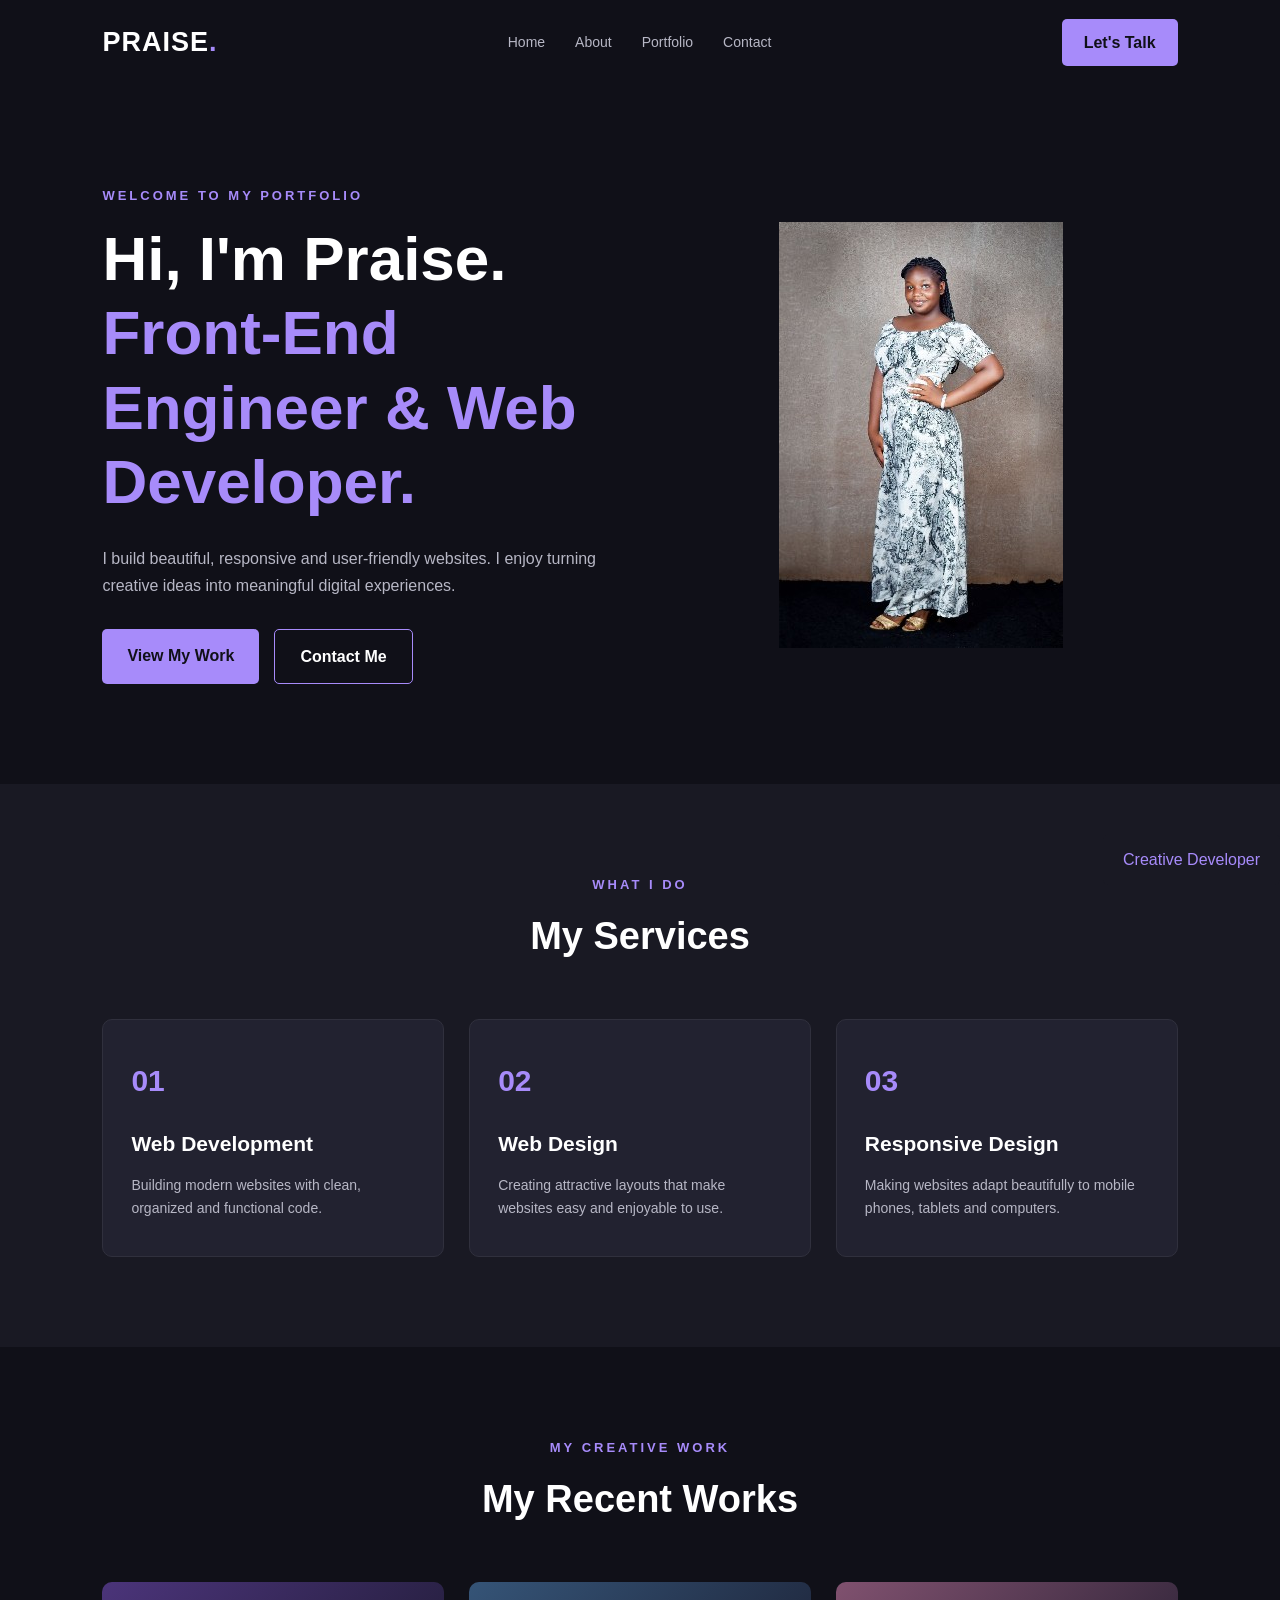
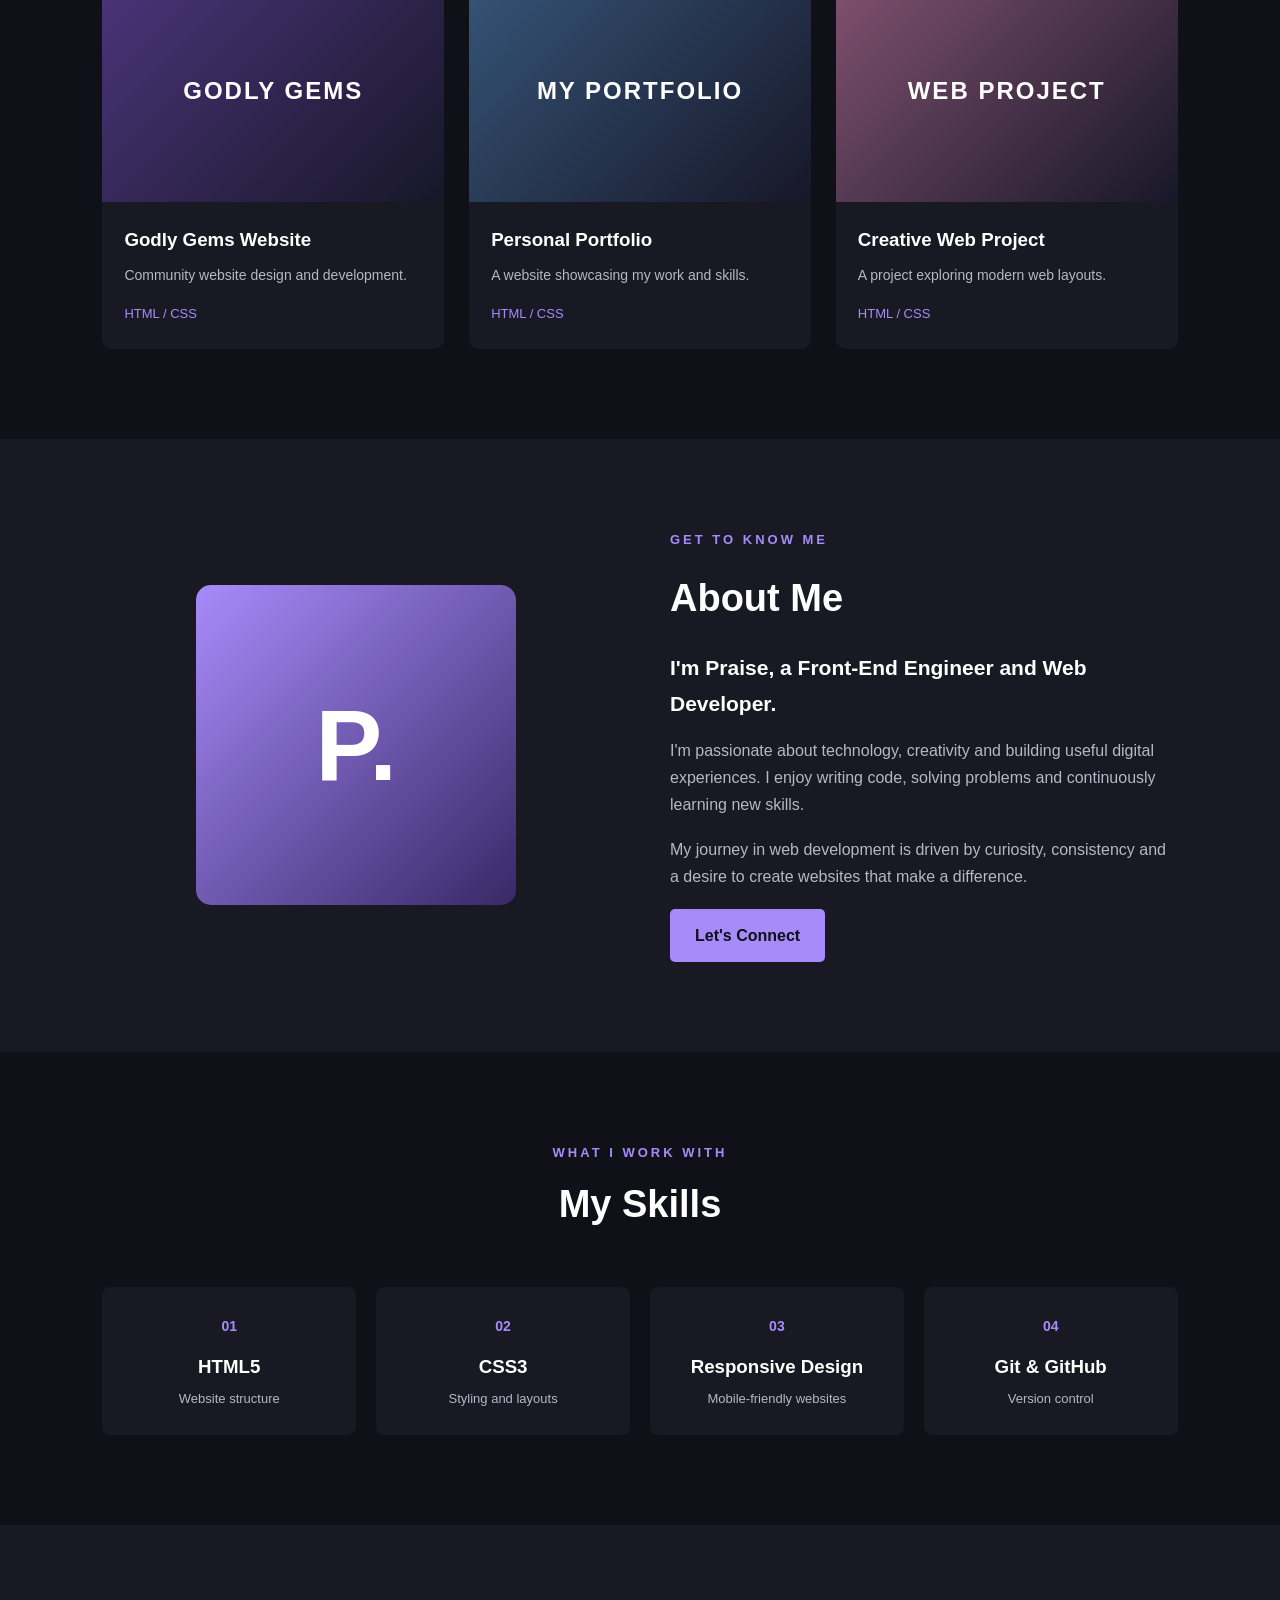
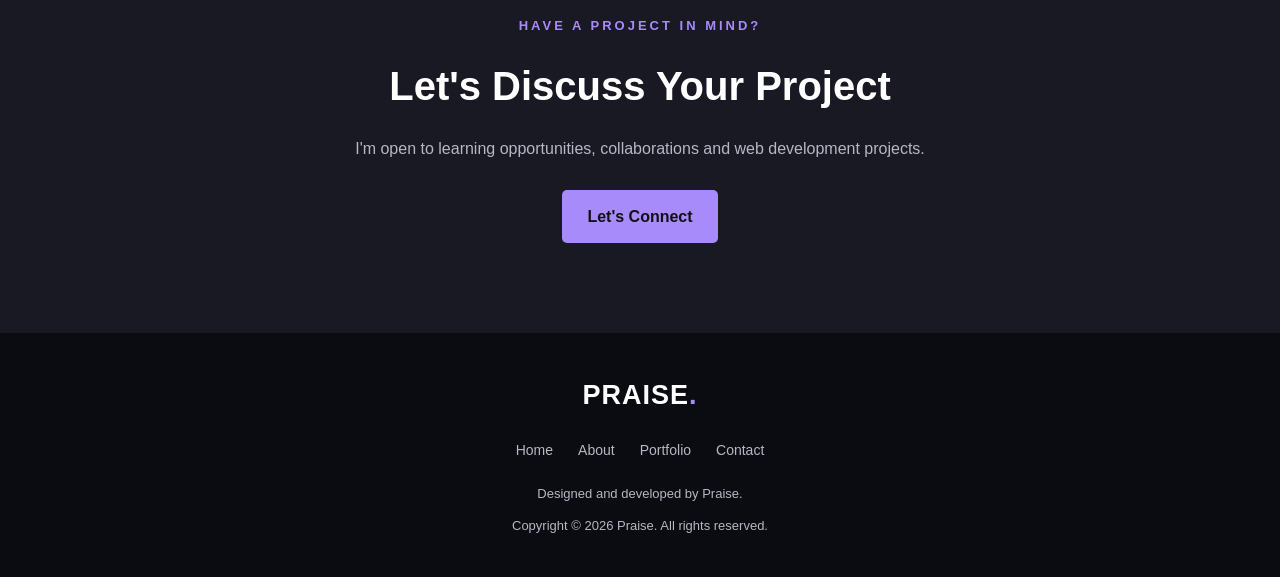
<file: index.html>
<!DOCTYPE html>
<html lang="en">
<head>
    <meta charset="UTF-8">
    <meta name="viewport" content="width=device-width, initial-scale=1.0">
    <meta name="description" content="Praise - Front-End Engineer and Web Developer">
    <title>Praise | Front-End Engineer</title>
    <link rel="stylesheet" href="style.css">
</head>

<body>

    <!-- HEADER -->
    <header class="header" id="home">
        <a href="#home" class="logo">PRAISE<span>.</span></a>

        <nav class="navbar">
            <a href="#home">Home</a>
            <a href="#about">About</a>
            <a href="#portfolio">Portfolio</a>
            <a href="#contact">Contact</a>
        </nav>

        <a href="#contact" class="header-button">Let's Talk</a>
    </header>


    <!-- HERO SECTION -->
    <main>

        <section class="hero">
            <div class="hero-content">
                <p class="hero-subtitle">WELCOME TO MY PORTFOLIO</p>

                <h1>
                    Hi, I'm Praise.
                    <span>Front-End Engineer & Web Developer.</span>
                </h1>

                <p class="hero-text">
                    I build beautiful, responsive and user-friendly
                    websites. I enjoy turning creative ideas into
                    meaningful digital experiences.
                </p>

                <div class="hero-buttons">
                    <a href="#portfolio" class="button">View My Work</a>
                    <a href="#contact" class="outline-button">Contact Me</a>
                </div>
            </div>

            <div class="hero-visual">
                <img src="images/123581.jpg" alt="praise">
                </div>
                <div class="floating-text">Creative Developer</div>
            </div>
        </section>


        <!-- SERVICES -->
        <section class="services section" id="services">

            <div class="section-heading">
                <p>WHAT I DO</p>
                <h2>My Services</h2>
            </div>

            <div class="services-grid">

                <article class="service-card">
                    <div class="service-number">01</div>
                    <h3>Web Development</h3>
                    <p>
                        Building modern websites with clean,
                        organized and functional code.
                    </p>
                </article>

                <article class="service-card">
                    <div class="service-number">02</div>
                    <h3>Web Design</h3>
                    <p>
                        Creating attractive layouts that make
                        websites easy and enjoyable to use.
                    </p>
                </article>

                <article class="service-card">
                    <div class="service-number">03</div>
                    <h3>Responsive Design</h3>
                    <p>
                        Making websites adapt beautifully to
                        mobile phones, tablets and computers.
                    </p>
                </article>

            </div>
        </section>


        <!-- PORTFOLIO -->
        <section class="portfolio section" id="portfolio">

            <div class="section-heading">
                <p>MY CREATIVE WORK</p>
                <h2>My Recent Works</h2>
            </div>

            <div class="portfolio-grid">

                <article class="portfolio-card">
                    <div class="project-preview preview-one">
                        <span>GODLY GEMS</span>
                    </div>

                    <div class="project-details">
                        <h3>Godly Gems Website</h3>
                        <p>Community website design and development.</p>
                        <span>HTML / CSS</span>
                    </div>
                </article>

                <article class="portfolio-card">
                    <div class="project-preview preview-two">
                        <span>MY PORTFOLIO</span>
                    </div>

                    <div class="project-details">
                        <h3>Personal Portfolio</h3>
                        <p>A website showcasing my work and skills.</p>
                        <span>HTML / CSS</span>
                    </div>
                </article>

                <article class="portfolio-card">
                    <div class="project-preview preview-three">
                        <span>WEB PROJECT</span>
                    </div>

                    <div class="project-details">
                        <h3>Creative Web Project</h3>
                        <p>A project exploring modern web layouts.</p>
                        <span>HTML / CSS</span>
                    </div>
                </article>

            </div>
        </section>


        <!-- ABOUT -->
        <section class="about section" id="about">

            <div class="about-image">
                <div class="about-placeholder">P.</div>
            </div>

            <div class="about-content">
                <p class="section-label">GET TO KNOW ME</p>
                <h2>About Me</h2>

                <h3>
                    I'm Praise, a Front-End Engineer
                    and Web Developer.
                </h3>

                <p>
                    I'm passionate about technology, creativity
                    and building useful digital experiences.
                    I enjoy writing code, solving problems and
                    continuously learning new skills.
                </p>

                <p>
                    My journey in web development is driven by
                    curiosity, consistency and a desire to create
                    websites that make a difference.
                </p>

                <a href="#contact" class="button">Let's Connect</a>
            </div>
        </section>


        <!-- SKILLS -->
        <section class="skills section">

            <div class="section-heading">
                <p>WHAT I WORK WITH</p>
                <h2>My Skills</h2>
            </div>

            <div class="skills-grid">
                <div class="skill-card">
                    <span>01</span>
                    <h3>HTML5</h3>
                    <p>Website structure</p>
                </div>

                <div class="skill-card">
                    <span>02</span>
                    <h3>CSS3</h3>
                    <p>Styling and layouts</p>
                </div>

                <div class="skill-card">
                    <span>03</span>
                    <h3>Responsive Design</h3>
                    <p>Mobile-friendly websites</p>
                </div>

                <div class="skill-card">
                    <span>04</span>
                    <h3>Git & GitHub</h3>
                    <p>Version control</p>
                </div>
            </div>
        </section>


        <!-- CONTACT -->
        <section class="contact section" id="contact">

            <div class="contact-content">
                <p class="section-label">HAVE A PROJECT IN MIND?</p>

                <h2>Let's Discuss Your Project</h2>

                <p>
                    I'm open to learning opportunities,
                    collaborations and web development projects.
                </p>

                <a href="mailto:your-email@example.com" class="button">
                    Let's Connect
                </a>
            </div>
        </section>

    </main>


    <!-- FOOTER -->
    <footer class="footer">

        <a href="#home" class="logo">PRAISE<span>.</span></a>

        <nav class="footer-nav">
            <a href="#home">Home</a>
            <a href="#about">About</a>
            <a href="#portfolio">Portfolio</a>
            <a href="#contact">Contact</a>
        </nav>

        <p>Designed and developed by Praise.</p>
        <p class="copyright">Copyright &copy; 2026 Praise. All rights reserved.</p>

    </footer>

</body>
</html>
</file>
<file: style.css>
* {
    margin: 0;
    padding: 0;
    box-sizing: border-box;
}

html {
    scroll-behavior: smooth;
    scroll-padding-top: 90px;
}

body {
    font-family: Arial, Helvetica, sans-serif;
    background: #101018;
    color: #ffffff;
    line-height: 1.7;
    overflow-x: hidden;
}

a {
    text-decoration: none;
    color: inherit;
}

ul {
    list-style: none;
}

:root {
    --background: #101018;
    --surface: #191923;
    --accent: #a78bfa;
    --text: #ffffff;
    --muted: #b7b7c5;
}


/* =========================
   HEADER
========================= */

.header {
    width: 100%;
    min-height: 85px;
    padding: 15px 8%;
    background: var(--background);
    display: flex;
    justify-content: space-between;
    align-items: center;
    gap: 25px;
}

.logo {
    font-size: 27px;
    font-weight: 800;
    letter-spacing: 1px;
}

.logo span {
    color: var(--accent);
}

.navbar {
    display: flex;
    align-items: center;
    gap: 30px;
    flex-wrap: wrap;
}

.navbar a {
    font-size: 14px;
    color: var(--muted);
    transition: 0.3s;
}

.navbar a:hover {
    color: var(--accent);
}

.header-button {
    padding: 10px 22px;
    background: var(--accent);
    color: #101018;
    border-radius: 5px;
    font-weight: bold;
}


/* =========================
   HERO SECTION
========================= */

.hero {
    width: 100%;
    min-height: 600px;
    padding: 100px 8%;
    display: flex;
    align-items: center;
    justify-content: space-between;
    gap: 50px;
}


.hero-content {
    flex: 1;
    min-width: 0;
}

.hero-subtitle,
.section-label {
    color: var(--accent);
    font-size: 13px;
    font-weight: bold;
    letter-spacing: 3px;
    margin-bottom: 15px;
}

.hero-content h1 {
    font-size: clamp(36px, 5vw, 62px);
    line-height: 1.2;
    margin-bottom: 25px;
}

.hero-content h1 span {
    display: block;
    color: var(--accent);
}

.hero-text {
    color: var(--muted);
    max-width: 500px;
    margin-bottom: 30px;
}

.hero-buttons {
    display: flex;
    flex-wrap: wrap;
    gap: 15px;
}

.button,
.outline-button {
    display: inline-block;
    padding: 13px 25px;
    border-radius: 5px;
    font-weight: bold;
    transition: 0.3s;
}

.button {
    background: var(--accent);
    color: #101018;
}

.outline-button {
    border: 1px solid var(--accent);
    color: white;
}

.button:hover,
.outline-button:hover {
    transform: translateY(-4px);
}

.hero-visual {
    flex: 1;
    min-width: 0;
    display: flex;
    align-items: center;
    justify-content: center;
    position: relative;
}

.hero-circle {
    width: min(350px, 100%);
    aspect-ratio: 1;
    border-radius: 50%;
    background: linear-gradient(135deg, #a78bfa, #3a2867);
    display: flex;
    align-items: center;
    justify-content: center;
    font-size: 120px;
    font-weight: bold;
}

.floating-text {
    position: absolute;
    bottom: 15px;
    right: 0;
    background: var(--surface);
    padding: 12px 20px;
    border-radius: 5px;
    color: var(--accent);
}


/* =========================
   GENERAL SECTIONS
========================= */

.section {
    padding: 90px 8%;
}

.section-heading {
    text-align: center;
    margin-bottom: 50px;
}

.section-heading p {
    color: var(--accent);
    font-size: 13px;
    letter-spacing: 3px;
    font-weight: bold;
}

.section-heading h2 {
    font-size: 38px;
    margin-top: 8px;
}


/* =========================
   SERVICES
========================= */

.services {
    background: var(--surface);
}

.services-grid {
    display: grid;
    grid-template-columns: repeat(3, minmax(0, 1fr));
    gap: 25px;
}

.service-card {
    padding: 35px 28px;
    background: #222230;
    border-radius: 10px;
    border: 1px solid #30303d;
    transition: 0.3s;
}

.service-card:hover {
    transform: translateY(-7px);
    border-color: var(--accent);
}

.service-number {
    font-size: 30px;
    font-weight: bold;
    color: var(--accent);
    margin-bottom: 20px;
}

.service-card h3 {
    font-size: 21px;
    margin-bottom: 12px;
}

.service-card p {
    color: var(--muted);
    font-size: 14px;
}


/* =========================
   PORTFOLIO
========================= */

.portfolio-grid {
    display: grid;
    grid-template-columns: repeat(3, minmax(0, 1fr));
    gap: 25px;
}

.portfolio-card {
    background: var(--surface);
    border-radius: 10px;
    overflow: hidden;
    transition: 0.3s;
}

.portfolio-card:hover {
    transform: translateY(-6px);
}

.project-preview {
    min-height: 220px;
    display: flex;
    justify-content: center;
    align-items: center;
    font-size: 24px;
    font-weight: bold;
    letter-spacing: 2px;
    color: white;
}

.preview-one {
    background: linear-gradient(135deg, #4b347a, #171728);
}

.preview-two {
    background: linear-gradient(135deg, #355477, #171728);
}

.preview-three {
    background: linear-gradient(135deg, #80516f, #171728);
}

.project-details {
    padding: 22px;
}

.project-details h3 {
    margin-bottom: 8px;
}

.project-details p {
    color: var(--muted);
    font-size: 14px;
    margin-bottom: 12px;
}

.project-details span {
    color: var(--accent);
    font-size: 13px;
}


/* =========================
   ABOUT
========================= */

.about {
    background: var(--surface);
    display: flex;
    align-items: center;
    gap: 60px;
}

.about-image,
.about-content {
    flex: 1;
    min-width: 0;
}

.about-image {
    display: flex;
    justify-content: center;
}

.about-placeholder {
    width: min(320px, 100%);
    aspect-ratio: 1;
    border-radius: 15px;
    background: linear-gradient(135deg, #a78bfa, #3a2867);
    display: flex;
    justify-content: center;
    align-items: center;
    font-size: 100px;
    font-weight: bold;
}

.about-content h2 {
    font-size: 38px;
    margin-bottom: 20px;
}

.about-content h3 {
    font-size: 21px;
    margin-bottom: 15px;
}

.about-content p:not(.section-label) {
    color: var(--muted);
    margin-bottom: 18px;
}


/* =========================
   SKILLS
========================= */

.skills-grid {
    display: grid;
    grid-template-columns: repeat(4, minmax(0, 1fr));
    gap: 20px;
}

.skill-card {
    padding: 25px 20px;
    background: var(--surface);
    border-radius: 8px;
    text-align: center;
}

.skill-card span {
    color: var(--accent);
    font-size: 14px;
    font-weight: bold;
}

.skill-card h3 {
    margin: 12px 0 5px;
}

.skill-card p {
    color: var(--muted);
    font-size: 13px;
}


/* =========================
   CONTACT
========================= */

.contact {
    background: var(--surface);
}

.contact-content {
    max-width: 700px;
    margin: auto;
    text-align: center;
}

.contact-content h2 {
    font-size: 40px;
    margin-bottom: 15px;
}

.contact-content > p:not(.section-label) {
    color: var(--muted);
    margin-bottom: 28px;
}


/* =========================
   FOOTER
========================= */

.footer {
    padding: 40px 8%;
    text-align: center;
    background: #0b0b12;
}

.footer .logo {
    display: inline-block;
    margin-bottom: 20px;
}

.footer-nav {
    display: flex;
    justify-content: center;
    flex-wrap: wrap;
    gap: 25px;
    margin-bottom: 20px;
}

.footer-nav a {
    color: var(--muted);
    font-size: 14px;
}

.footer-nav a:hover {
    color: var(--accent);
}

.footer p {
    color: var(--muted);
    font-size: 13px;
}

.copyright {
    margin-top: 10px;
}


/* =========================
   TABLET RESPONSIVENESS
========================= */

@media screen and (max-width: 900px) {

    .header {
        padding: 15px 5%;
    }

    .navbar {
        gap: 15px;
    }

    .hero {
        padding: 75px 5%;
    }

    .section {
        padding: 75px 5%;
    }

    .services-grid,
    .portfolio-grid {
        grid-template-columns: repeat(2, minmax(0, 1fr));
    }

    .skills-grid {
        grid-template-columns: repeat(2, minmax(0, 1fr));
    }

    .about {
        gap: 35px;
    }
}


/* =========================
   MOBILE RESPONSIVENESS
========================= */

@media screen and (max-width: 600px) {

    .header {
        flex-direction: column;
        padding: 20px 5%;
        gap: 18px;
    }

    .navbar {
        width: 100%;
        justify-content: center;
        gap: 12px 18px;
    }

    .navbar a {
        font-size: 13px;
    }

    .hero {
        min-height: auto;
        padding: 65px 6%;
        flex-direction: column;
        text-align: center;
        gap: 45px;
    }

    .hero-content h1 {
        font-size: 36px;
    }

    .hero-text {
        margin-left: auto;
        margin-right: auto;
    }

    .hero-buttons {
        justify-content: center;
    }

    .hero-circle {
        max-width: 250px;
        font-size: 85px;
    }

    .floating-text {
        right: 0;
        bottom: 0;
        font-size: 12px;
    }

    .section {
        padding: 65px 6%;
    }

    .section-heading h2,
    .about-content h2 {
        font-size: 30px;
    }

    .services-grid,
    .portfolio-grid,
    .skills-grid {
        grid-template-columns: minmax(0, 1fr);
    }

    .about {
        flex-direction: column;
        text-align: center;
        gap: 35px;
    }

    .about-placeholder {
        max-width: 230px;
    }

    .contact-content h2 {
        font-size: 30px;
    }

    .footer {
        padding: 35px 6%;
    }

    .footer-nav {
        gap: 15px;
    }
}


/* =========================
   SMALL PHONES
========================= */

@media screen and (max-width: 380px) {

    .hero-content h1 {
        font-size: 30px;
    }

    .navbar {
        gap: 10px;
    }

    .navbar a {
        font-size: 12px;
    }

    .button,
    .outline-button {
        padding: 11px 17px;
        font-size: 13px;
    }
}
.
</file>
